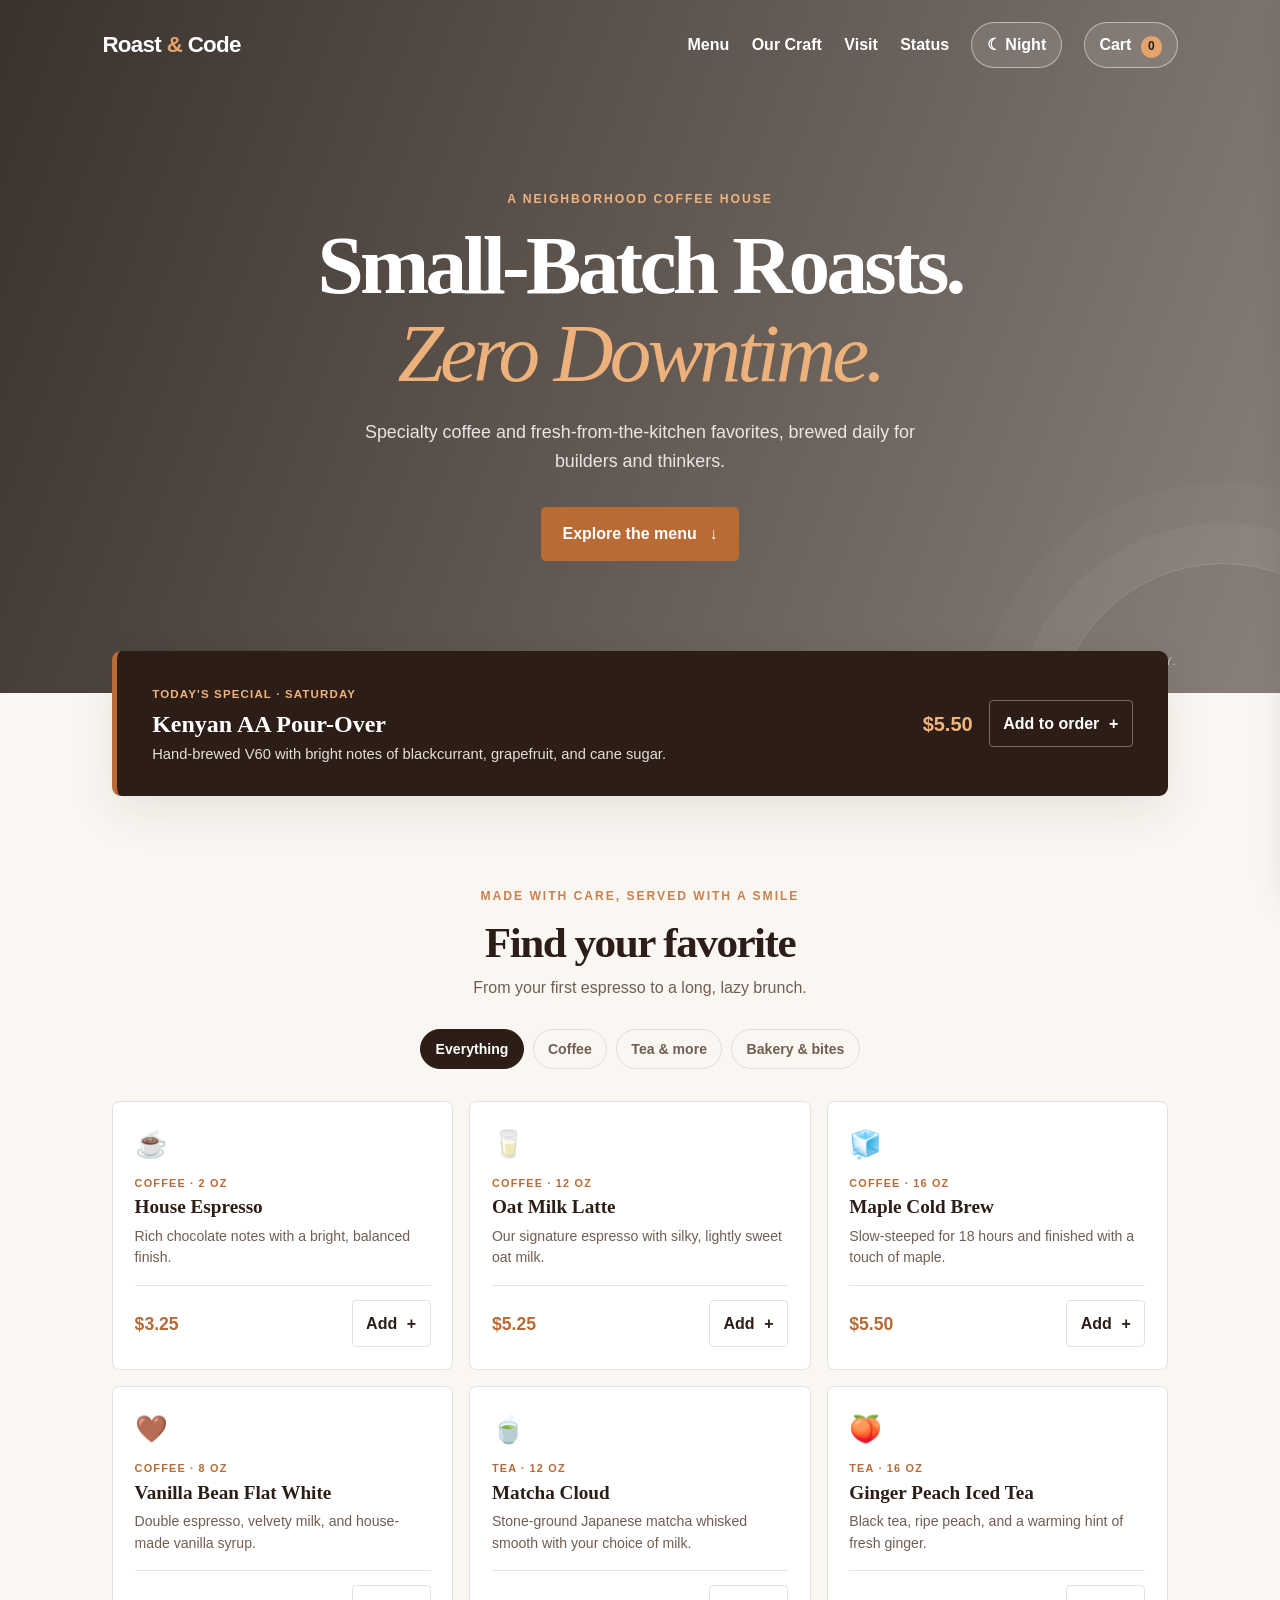
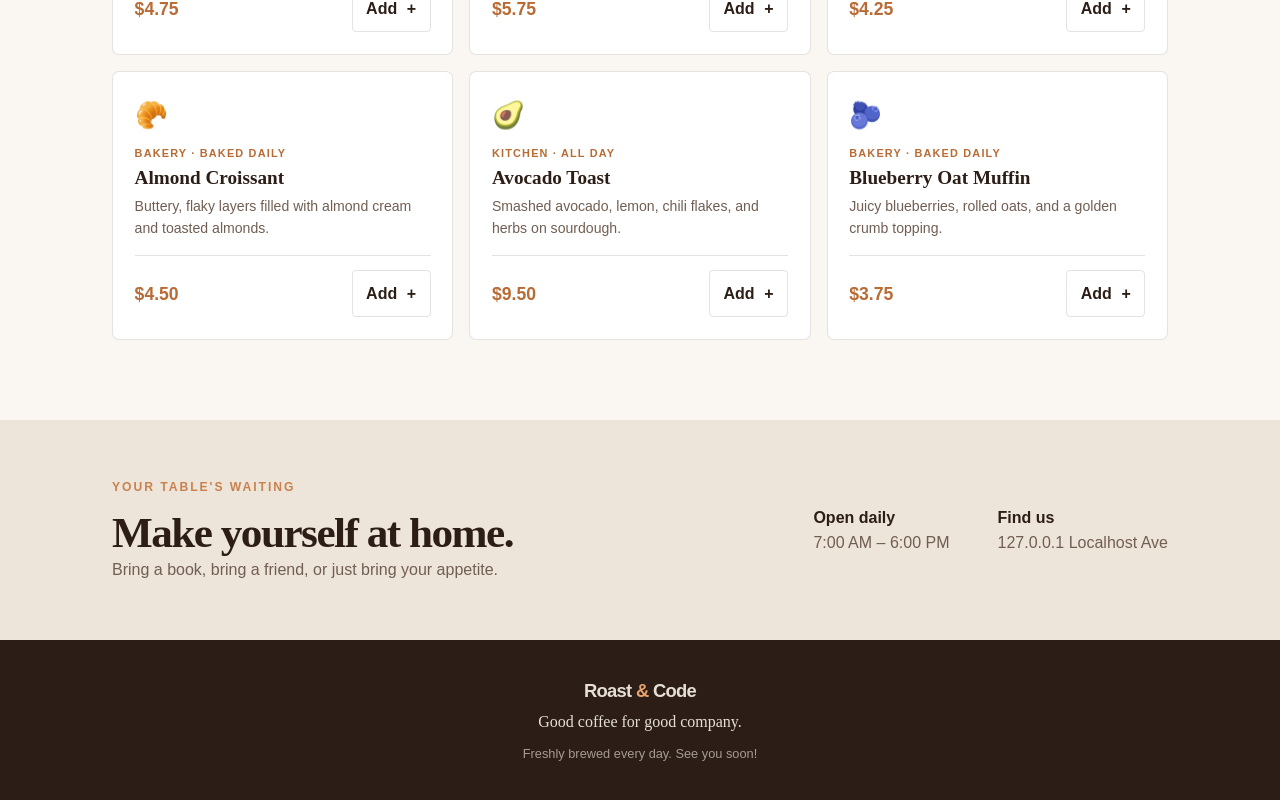
<file: index.html>
<!DOCTYPE html>
<html lang="en">
<head>
  <meta charset="UTF-8">
  <meta name="viewport" content="width=device-width, initial-scale=1.0">
  <meta name="theme-color" content="#faf7f2">
  <meta name="description" content="Small-batch coffee, seasonal drinks, and good food at Roast & Code Cafe.">
  <title>Roast & Code | Artisan Coffee</title>
  <link rel="stylesheet" href="style.css">
</head>
<body>
  <header class="hero">
    <nav class="site-nav" aria-label="Main navigation">
      <a class="logo" href="" aria-label="Roast and Code Cafe home">Roast <span>&</span> Code</a>
      <div class="nav-actions">
        <div class="links">
        <a href="#menu">Menu</a>
        <a href="#about">Our Craft</a>
        <a href="#visit">Visit</a>
        <a href="status.html">Status</a>
      </div>
        <button class="theme-toggle" id="theme-toggle" type="button" aria-label="Switch to night mode" title="Switch to night mode">☾ <span>Night</span></button>
        <button class="cart-toggle" id="cart-toggle" type="button" aria-controls="cart-panel" aria-expanded="false">Cart <span class="cart-count" id="cart-count">0</span></button>
      </div>
    </nav>
    <div class="hero-content" id="home">
      <p class="eyebrow">A neighborhood coffee house</p>
      <h1>Small-Batch Roasts.<br><em>Zero Downtime.</em></h1>
      <p>Specialty coffee and fresh-from-the-kitchen favorites, brewed daily for builders and thinkers.</p>
      <a href="#menu" class="btn">Explore the menu <span aria-hidden="true">↓</span></a>
    </div>
    <div class="hero-note" aria-hidden="true">GOOD COFFEE. GOOD COMPANY.</div>
  </header>

  <main>
    <section class="container special-banner" aria-labelledby="special-title">
      <div class="special-card">
        <div>
          <span class="badge">Today's special · <span id="special-day">Daily</span></span>
          <h2 id="special-title">Honey Cinnamon Cortado</h2>
          <p id="special-desc">Double shot espresso with local wildflower honey, steamed milk, and Ceylon cinnamon.</p>
        </div>
        <div class="special-action"><span class="price" id="special-price">$4.50</span><button class="add-button" type="button" data-add="Honey Cinnamon Cortado">Add to order <span aria-hidden="true">+</span></button></div>
      </div>
    </section>

    <section class="container menu-section" id="menu" aria-labelledby="menu-heading">
      <div class="section-heading">
        <p class="eyebrow">Made with care, served with a smile</p>
        <h2 id="menu-heading">Find your favorite</h2>
        <p>From your first espresso to a long, lazy brunch.</p>
      </div>
      <div class="menu-filters" role="group" aria-label="Filter menu items">
        <button class="filter-button active" type="button" data-filter="all" aria-pressed="true">Everything</button>
        <button class="filter-button" type="button" data-filter="coffee" aria-pressed="false">Coffee</button>
        <button class="filter-button" type="button" data-filter="tea" aria-pressed="false">Tea & more</button>
        <button class="filter-button" type="button" data-filter="food" aria-pressed="false">Bakery & bites</button>
      </div>
      <div class="menu-grid" id="menu-grid">
        <article class="card" data-category="coffee" data-name="House Espresso" data-price="3.25"><div class="item-icon" aria-hidden="true">☕</div><div><p class="item-type">Coffee · 2 oz</p><h3>House Espresso</h3><p>Rich chocolate notes with a bright, balanced finish.</p></div><div class="card-bottom"><span class="price">$3.25</span><button class="add-button" type="button" aria-label="Add House Espresso to cart">Add <span aria-hidden="true">+</span></button></div></article>
        <article class="card" data-category="coffee" data-name="Oat Milk Latte" data-price="5.25"><div class="item-icon" aria-hidden="true">🥛</div><div><p class="item-type">Coffee · 12 oz</p><h3>Oat Milk Latte</h3><p>Our signature espresso with silky, lightly sweet oat milk.</p></div><div class="card-bottom"><span class="price">$5.25</span><button class="add-button" type="button" aria-label="Add Oat Milk Latte to cart">Add <span aria-hidden="true">+</span></button></div></article>
        <article class="card" data-category="coffee" data-name="Maple Cold Brew" data-price="5.50"><div class="item-icon" aria-hidden="true">🧊</div><div><p class="item-type">Coffee · 16 oz</p><h3>Maple Cold Brew</h3><p>Slow-steeped for 18 hours and finished with a touch of maple.</p></div><div class="card-bottom"><span class="price">$5.50</span><button class="add-button" type="button" aria-label="Add Maple Cold Brew to cart">Add <span aria-hidden="true">+</span></button></div></article>
        <article class="card" data-category="coffee" data-name="Vanilla Bean Flat White" data-price="4.75"><div class="item-icon" aria-hidden="true">🤎</div><div><p class="item-type">Coffee · 8 oz</p><h3>Vanilla Bean Flat White</h3><p>Double espresso, velvety milk, and house-made vanilla syrup.</p></div><div class="card-bottom"><span class="price">$4.75</span><button class="add-button" type="button" aria-label="Add Vanilla Bean Flat White to cart">Add <span aria-hidden="true">+</span></button></div></article>
        <article class="card" data-category="tea" data-name="Matcha Cloud" data-price="5.75"><div class="item-icon" aria-hidden="true">🍵</div><div><p class="item-type">Tea · 12 oz</p><h3>Matcha Cloud</h3><p>Stone-ground Japanese matcha whisked smooth with your choice of milk.</p></div><div class="card-bottom"><span class="price">$5.75</span><button class="add-button" type="button" aria-label="Add Matcha Cloud to cart">Add <span aria-hidden="true">+</span></button></div></article>
        <article class="card" data-category="tea" data-name="Ginger Peach Iced Tea" data-price="4.25"><div class="item-icon" aria-hidden="true">🍑</div><div><p class="item-type">Tea · 16 oz</p><h3>Ginger Peach Iced Tea</h3><p>Black tea, ripe peach, and a warming hint of fresh ginger.</p></div><div class="card-bottom"><span class="price">$4.25</span><button class="add-button" type="button" aria-label="Add Ginger Peach Iced Tea to cart">Add <span aria-hidden="true">+</span></button></div></article>
        <article class="card" data-category="food" data-name="Almond Croissant" data-price="4.50"><div class="item-icon" aria-hidden="true">🥐</div><div><p class="item-type">Bakery · baked daily</p><h3>Almond Croissant</h3><p>Buttery, flaky layers filled with almond cream and toasted almonds.</p></div><div class="card-bottom"><span class="price">$4.50</span><button class="add-button" type="button" aria-label="Add Almond Croissant to cart">Add <span aria-hidden="true">+</span></button></div></article>
        <article class="card" data-category="food" data-name="Avocado Toast" data-price="9.50"><div class="item-icon" aria-hidden="true">🥑</div><div><p class="item-type">Kitchen · all day</p><h3>Avocado Toast</h3><p>Smashed avocado, lemon, chili flakes, and herbs on sourdough.</p></div><div class="card-bottom"><span class="price">$9.50</span><button class="add-button" type="button" aria-label="Add Avocado Toast to cart">Add <span aria-hidden="true">+</span></button></div></article>
        <article class="card" data-category="food" data-name="Blueberry Oat Muffin" data-price="3.75"><div class="item-icon" aria-hidden="true">🫐</div><div><p class="item-type">Bakery · baked daily</p><h3>Blueberry Oat Muffin</h3><p>Juicy blueberries, rolled oats, and a golden crumb topping.</p></div><div class="card-bottom"><span class="price">$3.75</span><button class="add-button" type="button" aria-label="Add Blueberry Oat Muffin to cart">Add <span aria-hidden="true">+</span></button></div></article>
      </div>
    </section>

    <section class="visit-strip" id="visit">
      <div class="visit-inner"><div><p class="eyebrow">Your table's waiting</p><h2>Make yourself at home.</h2><p>Bring a book, bring a friend, or just bring your appetite.</p></div><div class="visit-details"><p><strong>Open daily</strong><br>7:00 AM – 6:00 PM</p><p><strong>Find us</strong><br>127.0.0.1 Localhost Ave</p></div></div>
    </section>
  </main>

  <aside class="cart-panel" id="cart-panel" aria-label="Your cart" aria-hidden="true">
    <div class="cart-header"><div><p class="eyebrow">Almost yours</p><h2>Your order</h2></div><button id="close-cart" class="icon-button" type="button" aria-label="Close cart">×</button></div>
    <div class="cart-items" id="cart-items"><p class="empty-cart">Your cart is waiting for something delicious.</p></div>
    <div class="cart-footer"><div class="cart-total"><span>Total</span><strong id="cart-total">$0.00</strong></div><button class="checkout-button" id="checkout-button" type="button" disabled>Place order <span aria-hidden="true">→</span></button><p class="checkout-note">Demo checkout · no payment is collected.</p><p class="order-message" id="order-message" role="status" aria-live="polite"></p></div>
  </aside>
  <div class="cart-backdrop" id="cart-backdrop" hidden></div>

  <footer><p class="logo">Roast <span>&</span> Code</p><p>Good coffee for good company.</p><p class="status">Freshly brewed every day. See you soon!</p></footer>

  <script>
    // Replace this placeholder with the cafe's real order inbox when configuring email delivery.
    const ORDER_EMAIL = 'orders@example.com';
    const cart = new Map();
    const cartPanel = document.getElementById('cart-panel');
    const cartBackdrop = document.getElementById('cart-backdrop');
    const money = amount => `$${amount.toFixed(2)}`;

    // Load today's special when available; the built-in content remains as a fallback.
    fetch(`special.json?t=${Date.now()}`).then(response => {
      if (!response.ok) throw new Error('Special unavailable');
      return response.json();
    }).then(data => {
      document.getElementById('special-day').textContent = data.day;
      document.getElementById('special-title').textContent = data.drink;
      document.getElementById('special-desc').textContent = data.description;
      document.getElementById('special-price').textContent = data.price;
      const price = Number(String(data.price).replace(/[^\d.]/g, ''));
      if (Number.isFinite(price)) {
        const specialCard = document.querySelector('.special-card');
        specialCard.dataset.name = data.drink;
        specialCard.dataset.price = price;
      }
    }).catch(() => {});

    function setCartOpen(open) {
      cartPanel.classList.toggle('open', open);
      cartPanel.setAttribute('aria-hidden', String(!open));
      document.getElementById('cart-toggle').setAttribute('aria-expanded', String(open));
      cartBackdrop.hidden = !open;
      document.body.classList.toggle('cart-open', open);
      if (open) document.getElementById('close-cart').focus();
    }

    function addToCart(name, price) {
      const item = cart.get(name) || { name, price, quantity: 0 };
      item.quantity += 1;
      cart.set(name, item);
      renderCart();
      document.getElementById('order-message').textContent = '';
    }

    function renderCart() {
      const items = [...cart.values()];
      const count = items.reduce((sum, item) => sum + item.quantity, 0);
      document.getElementById('cart-count').textContent = count;
      document.getElementById('cart-items').innerHTML = items.length ? items.map(item => `
        <div class="cart-item">
          <div><h3>${escapeHTML(item.name)}</h3><p>${money(item.price)} each</p></div>
          <div class="quantity-control"><button type="button" data-quantity="${escapeHTML(item.name)}" data-change="-1" aria-label="Remove one ${escapeHTML(item.name)}">−</button><span>${item.quantity}</span><button type="button" data-quantity="${escapeHTML(item.name)}" data-change="1" aria-label="Add one ${escapeHTML(item.name)}">+</button></div>
        </div>`).join('') : '<p class="empty-cart">Your cart is waiting for something delicious.</p>';
      const total = items.reduce((sum, item) => sum + item.price * item.quantity, 0);
      document.getElementById('cart-total').textContent = money(total);
      document.getElementById('checkout-button').disabled = items.length === 0;
    }

    function escapeHTML(value) {
      return value.replace(/[&<>"']/g, char => ({ '&': '&amp;', '<': '&lt;', '>': '&gt;', '"': '&quot;', "'": '&#39;' }[char]));
    }

    document.getElementById('menu-grid').addEventListener('click', event => {
      const button = event.target.closest('.add-button');
      if (!button) return;
      const card = button.closest('.card');
      addToCart(card.dataset.name, Number(card.dataset.price));
      button.classList.add('just-added');
      button.innerHTML = 'Added <span aria-hidden="true">✓</span>';
      window.setTimeout(() => { button.classList.remove('just-added'); button.innerHTML = 'Add <span aria-hidden="true">+</span>'; }, 900);
    });

    document.querySelector('.special-card').addEventListener('click', event => {
      const button = event.target.closest('.add-button');
      if (!button) return;
      const card = button.closest('.special-card');
      addToCart(card.dataset.name || document.getElementById('special-title').textContent, Number(card.dataset.price) || 4.5);
      button.innerHTML = 'Added <span aria-hidden="true">✓</span>';
      window.setTimeout(() => { button.innerHTML = 'Add to order <span aria-hidden="true">+</span>'; }, 900);
    });

    document.getElementById('cart-items').addEventListener('click', event => {
      const button = event.target.closest('[data-quantity]');
      if (!button) return;
      const item = cart.get(button.dataset.quantity);
      if (!item) return;
      item.quantity += Number(button.dataset.change);
      if (item.quantity <= 0) cart.delete(item.name);
      renderCart();
    });

    document.querySelectorAll('.filter-button').forEach(button => button.addEventListener('click', () => {
      document.querySelectorAll('.filter-button').forEach(filter => {
        const active = filter === button;
        filter.classList.toggle('active', active);
        filter.setAttribute('aria-pressed', String(active));
      });
      document.querySelectorAll('.card').forEach(card => {
        card.hidden = button.dataset.filter !== 'all' && card.dataset.category !== button.dataset.filter;
      });
    }));

    document.getElementById('cart-toggle').addEventListener('click', () => setCartOpen(true));
    document.getElementById('close-cart').addEventListener('click', () => setCartOpen(false));
    cartBackdrop.addEventListener('click', () => setCartOpen(false));
    document.addEventListener('keydown', event => { if (event.key === 'Escape') setCartOpen(false); });

    document.getElementById('checkout-button').addEventListener('click', () => {
      const items = [...cart.values()];
      if (!items.length) return;
      const total = items.reduce((sum, item) => sum + item.price * item.quantity, 0);
      const order = items.map(item => `${item.quantity} x ${item.name} (${money(item.price * item.quantity)})`).join('\n');
      const subject = encodeURIComponent('New Roast & Code Cafe order');
      const body = encodeURIComponent(`A demo order has been placed:\n\n${order}\n\nTotal: ${money(total)}\n\nPlease confirm this order with the customer.`);
      document.getElementById('order-message').textContent = 'Order prepared! Your email app will open with the order details. This demo does not collect payment.';
      // mailto opens the customer's email app; automated sending requires a backend or email service.
      window.location.href = `mailto:${ORDER_EMAIL}?subject=${subject}&body=${body}`;
    });

    const themeToggle = document.getElementById('theme-toggle');
    const savedTheme = localStorage.getItem('roast-code-theme');
    if (savedTheme === 'night') document.body.classList.add('night-mode');
    function updateThemeButton() {
      const night = document.body.classList.contains('night-mode');
      themeToggle.innerHTML = night ? '☀ <span>Day</span>' : '☾ <span>Night</span>';
      themeToggle.setAttribute('aria-label', night ? 'Switch to day mode' : 'Switch to night mode');
      themeToggle.title = night ? 'Switch to day mode' : 'Switch to night mode';
    }
    updateThemeButton();
    themeToggle.addEventListener('click', () => {
      document.body.classList.toggle('night-mode');
      localStorage.setItem('roast-code-theme', document.body.classList.contains('night-mode') ? 'night' : 'day');
      updateThemeButton();
    });
  </script>
</body>
</html>
</file>
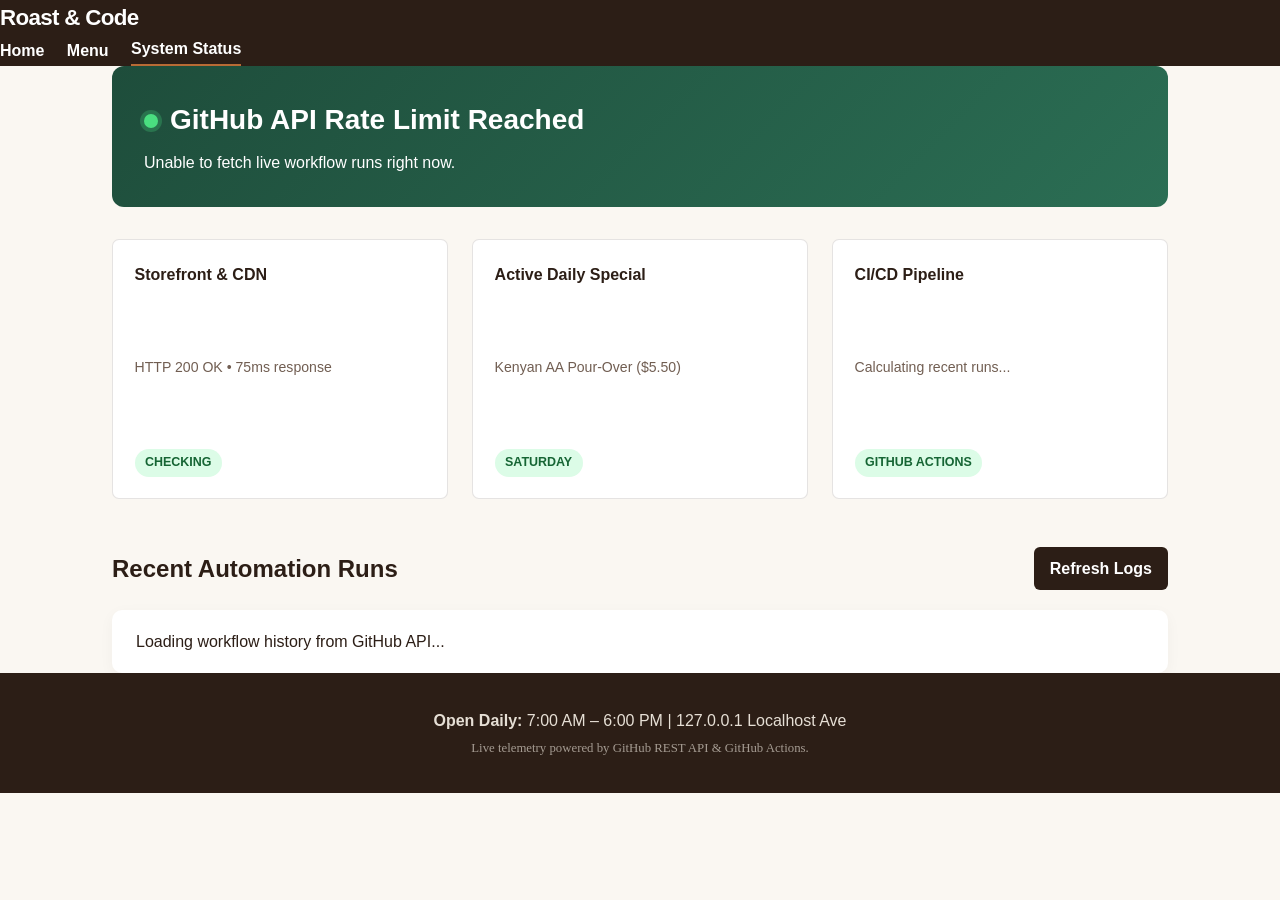
<file: status.html>
<!DOCTYPE html>
<html lang="en">
<head>
  <meta charset="UTF-8">
  <meta name="viewport" content="width=device-width, initial-scale=1.0">
  <title>System Status | Roast & Code</title>
  <link rel="stylesheet" href="style.css">
</head>
<body>
  <header class="status-header">
    <nav>
      <div class="logo"><a href="index.html" class="logo-link">Roast & Code</a></div>
      <div class="links">
        <a href="index.html">Home</a>
        <a href="index.html#menu">Menu</a>
        <a href="status.html" class="active-link">System Status</a>
      </div>
    </nav>
  </header>

  <main class="container">
    <!-- Overall System Banner -->
    <div id="system-banner" class="status-banner operational">
      <div class="status-indicator">
        <span class="pulse-dot"></span>
        <h1 id="overall-status">Checking Systems...</h1>
      </div>
      <p id="last-checked">Querying GitHub Actions & Pages endpoints...</p>
    </div>

    <!-- Live Metrics Grid -->
    <div class="metrics-grid">
      <div class="card">
        <h4>Storefront & CDN</h4>
        <p id="site-ping">Testing latency...</p>
        <span class="badge-ok" id="site-badge">Checking</span>
      </div>
      <div class="card">
        <h4>Active Daily Special</h4>
        <p id="live-special-name">Fetching special.json...</p>
        <span class="badge-ok" id="special-day-badge">Synced</span>
      </div>
      <div class="card">
        <h4>CI/CD Pipeline</h4>
        <p id="success-rate">Calculating recent runs...</p>
        <span class="badge-ok">GitHub Actions</span>
      </div>
    </div>

    <!-- Recent GitHub Actions Workflow Runs -->
    <section class="runs-section">
      <div class="runs-header">
        <h2>Recent Automation Runs</h2>
        <button id="refresh-btn" class="btn-small">Refresh Logs</button>
      </div>
      <div id="runs-list" class="runs-list">
        <div class="run-row">Loading workflow history from GitHub API...</div>
      </div>
    </section>
  </main>

  <footer id="visit">
    <p><strong>Open Daily:</strong> 7:00 AM – 6:00 PM | 127.0.0.1 Localhost Ave</p>
    <p class="status">Live telemetry powered by GitHub REST API & GitHub Actions.</p>
  </footer>

  <script>
    const OWNER = 'InventiveBear';
    const REPO = 'roast-and-code-cafe';

    async function loadDashboard() {
      const banner = document.getElementById('system-banner');
      const overallText = document.getElementById('overall-status');
      const lastChecked = document.getElementById('last-checked');

      // 1. Measure storefront & special.json latency
      const startTime = performance.now();
      try {
        const specialRes = await fetch('special.json?t=' + Date.now());
        const latency = Math.round(performance.now() - startTime);
        const specialData = await specialRes.json();

        document.getElementById('site-ping').textContent = `HTTP 200 OK • ${latency}ms response`;
        document.getElementById('live-special-name').textContent = `${specialData.drink} (${specialData.price})`;
        document.getElementById('special-day-badge').textContent = specialData.day;
      } catch (err) {
        document.getElementById('site-ping').textContent = 'Endpoint unreachable';
        document.getElementById('site-badge').textContent = 'Degraded';
        document.getElementById('site-badge').className = 'badge-err';
      }

      // 2. Fetch recent GitHub Actions workflow runs
      try {
        const apiUrl = `https://api.github.com/repos/${OWNER}/${REPO}/actions/runs?per_page=8`;
        const res = await fetch(apiUrl);
        const data = await res.json();
        const runs = data.workflow_runs || [];

        const runsList = document.getElementById('runs-list');
        runsList.innerHTML = '';

        if (runs.length === 0) {
          runsList.innerHTML = '<div class="run-row">No workflow runs found yet.</div>';
          return;
        }

        let passed = 0;
        runs.forEach(run => {
          if (run.conclusion === 'success') passed++;

          const isSuccess = run.conclusion === 'success';
          const isRunning = run.status !== 'completed';
          const statusLabel = isRunning ? 'Running' : (run.conclusion || 'Unknown');
          const badgeClass = isRunning ? 'badge-warn' : (isSuccess ? 'badge-ok' : 'badge-err');

          const date = new Date(run.created_at).toLocaleString([], {
            month: 'short', day: 'numeric', hour: '2-digit', minute: '2-digit'
          });

          const row = document.createElement('div');
          row.className = 'run-row';
          row.innerHTML = `
            <div class="run-info">
              <strong>${run.name}</strong>
              <span class="run-meta">#${run.run_number} • Triggered via <code>${run.event}</code> • ${date}</span>
            </div>
            <div class="run-actions">
              <span class="${badgeClass}">${statusLabel}</span>
              <a href="${run.html_url}" target="_blank" rel="noopener" class="log-link">Logs ↗</a>
            </div>
          `;
          runsList.appendChild(row);
        });

        const rate = Math.round((passed / runs.length) * 100);
        document.getElementById('success-rate').textContent = `${passed}/${runs.length} recent runs passed (${rate}%)`;

        // Update top banner based on the latest workflow run
        const latest = runs[0];
        if (latest.conclusion === 'failure') {
          banner.className = 'status-banner degraded';
          overallText.textContent = 'Latest Pipeline Run Failed';
        } else {
          banner.className = 'status-banner operational';
          overallText.textContent = 'All Systems Operational';
        }

        lastChecked.textContent = `Last synced: ${new Date().toLocaleTimeString()}`;
      } catch (error) {
        overallText.textContent = 'GitHub API Rate Limit Reached';
        lastChecked.textContent = 'Unable to fetch live workflow runs right now.';
      }
    }

    document.getElementById('refresh-btn').addEventListener('click', loadDashboard);
    loadDashboard();
  </script>
</body>
</html>
</file>
<file: style.css>
:root {
  color-scheme: light;
  --bg: #faf7f2;
  --surface: #fffefa;
  --dark: #2c1e16;
  --muted: #715e52;
  --accent: #b86b35;
  --accent-dark: #945126;
  --card-bg: #fff;
  --line: rgba(44, 30, 22, .12);
  --shadow: 0 16px 45px rgba(44, 30, 22, .09);
}

* { box-sizing: border-box; margin: 0; padding: 0; }
html { scroll-behavior: smooth; }
body {
  font-family: -apple-system, BlinkMacSystemFont, "Segoe UI", Roboto, sans-serif;
  background: var(--bg);
  color: var(--dark);
  line-height: 1.6;
  transition: background-color .3s ease, color .3s ease;
}
button, a { font: inherit; }
button { cursor: pointer; }
a { color: inherit; }
.site-nav { display: flex; justify-content: space-between; align-items: center; padding: 1.4rem 8%; position: relative; z-index: 1; }
.logo { color: inherit; font-weight: 850; font-size: 1.4rem; letter-spacing: -.7px; text-decoration: none; }
.logo span, footer .logo span { color: #e6a46d; }
.nav-actions, .links { display: flex; align-items: center; gap: 1.4rem; }
.links a { text-decoration: none; font-weight: 600; }
.links a:hover { color: #f0b37e; }
.theme-toggle, .cart-toggle { border: 1px solid rgba(255,255,255,.48); border-radius: 999px; background: rgba(255,255,255,.1); color: #fff; padding: .55rem .9rem; font-weight: 650; transition: background .2s, transform .2s; }
.theme-toggle:hover, .cart-toggle:hover { background: rgba(255,255,255,.22); transform: translateY(-1px); }
.cart-count { display: inline-grid; place-items: center; min-width: 1.35rem; height: 1.35rem; margin-left: .3rem; padding: 0 .25rem; border-radius: 50%; background: #e6a46d; color: #2c1e16; font-size: .75rem; }
.hero { position: relative; min-height: 77vh; display: flex; flex-direction: column; overflow: hidden; color: #fff; background: linear-gradient(110deg, rgba(33,22,17,.88), rgba(44,30,22,.55)), url('https://images.unsplash.com/photo-1497935586351-b67a49e012bf?auto=format&fit=crop&w=1800&q=85') center 53%/cover; }
.hero::after { content: ""; position: absolute; width: 21rem; height: 21rem; border: 1px solid rgba(255,255,255,.16); border-radius: 50%; right: -7rem; bottom: -13rem; box-shadow: 0 0 0 2.5rem rgba(255,255,255,.035), 0 0 0 5rem rgba(255,255,255,.025); }
.hero-content { position: relative; z-index: 1; margin: auto; text-align: center; max-width: 760px; padding: 3rem 2rem 5rem; animation: rise-in .8s ease both; }
.eyebrow { color: #c9824e; font-size: .76rem; font-weight: 800; letter-spacing: .16em; text-transform: uppercase; margin-bottom: .7rem; }
.hero-content .eyebrow { color: #f0b37e; }
.hero-content h1 { font-family: Georgia, "Times New Roman", serif; font-size: clamp(2.9rem, 7vw, 5.2rem); line-height: 1.06; letter-spacing: -.045em; margin-bottom: 1.3rem; }
.hero-content h1 em { color: #edb17b; font-weight: 500; }
.hero-content > p:not(.eyebrow) { max-width: 560px; margin: 0 auto 2rem; color: rgba(255,255,255,.85); font-size: 1.12rem; }
.btn { display: inline-flex; gap: .8rem; align-items: center; padding: .88rem 1.35rem; background: var(--accent); color: #fff; text-decoration: none; border-radius: 5px; font-weight: 700; transition: background .2s, transform .2s; }
.btn:hover { background: #c77b46; transform: translateY(-2px); }
.hero-note { position: absolute; bottom: 1.4rem; right: 8%; color: rgba(255,255,255,.55); font-size: .65rem; letter-spacing: .2em; }
.container { max-width: 1120px; margin: 0 auto; padding: 0 2rem; }
.special-banner { position: relative; z-index: 2; margin-top: -2.6rem; }
.special-card { display: flex; align-items: center; justify-content: space-between; gap: 2rem; background: var(--dark); color: #fff; padding: 1.8rem 2.2rem; border-radius: 9px; border-left: 5px solid var(--accent); box-shadow: var(--shadow); }
.badge { display: inline-block; color: #f0b37e; font-size: .72rem; font-weight: 800; letter-spacing: .1em; text-transform: uppercase; margin-bottom: .45rem; }
.special-card h2 { font: 600 1.5rem Georgia, serif; margin-bottom: .35rem; }
.special-card p:not(.eyebrow) { color: #e6dfd5; font-size: .92rem; }
.special-action { display: flex; align-items: center; gap: 1rem; flex-shrink: 0; }
.price { color: var(--accent); font-weight: 800; font-size: 1.1rem; white-space: nowrap; }
.special-card .price { color: #f0b37e; font-size: 1.25rem; }
.add-button { display: inline-flex; align-items: center; justify-content: center; gap: .6rem; padding: .62rem .85rem; border: 1px solid var(--line); border-radius: 4px; background: transparent; color: var(--dark); font-weight: 700; white-space: nowrap; transition: .2s ease; }
.add-button:hover, .add-button.just-added { background: var(--accent); border-color: var(--accent); color: white; }
.special-card .add-button { border-color: rgba(255,255,255,.35); color: #fff; }
.special-card .add-button:hover { border-color: var(--accent); }
.menu-section { padding-top: 5.7rem; padding-bottom: 5rem; }
.section-heading { text-align: center; margin-bottom: 1.8rem; }
.section-heading h2, .visit-inner h2 { font: 600 clamp(2rem, 4vw, 2.7rem) Georgia, serif; letter-spacing: -.035em; }
.section-heading > p:last-child { color: var(--muted); margin-top: .5rem; }
.menu-filters { display: flex; justify-content: center; flex-wrap: wrap; gap: .55rem; margin-bottom: 2rem; }
.filter-button { border: 1px solid var(--line); background: transparent; border-radius: 99px; padding: .48rem .9rem; color: var(--muted); font-size: .88rem; font-weight: 650; transition: .2s; }
.filter-button:hover, .filter-button.active { background: var(--dark); border-color: var(--dark); color: #fff; }
.menu-grid { display: grid; grid-template-columns: repeat(3, minmax(0, 1fr)); gap: 1rem; }
.card { min-height: 260px; background: var(--card-bg); border: 1px solid var(--line); border-radius: 7px; padding: 1.35rem; display: flex; flex-direction: column; justify-content: space-between; transition: transform .22s ease, box-shadow .22s ease, background .3s ease; animation: rise-in .45s ease both; }
.card:hover { transform: translateY(-5px); box-shadow: var(--shadow); }
.card[hidden] { display: none; }
.item-icon { font-size: 1.65rem; margin-bottom: .6rem; }
.item-type { color: var(--accent); font-size: .68rem; font-weight: 800; letter-spacing: .11em; text-transform: uppercase; margin-bottom: .24rem; }
.card h3 { font: 600 1.2rem Georgia, serif; margin-bottom: .45rem; }
.card p:not(.item-type) { color: var(--muted); font-size: .88rem; line-height: 1.55; }
.card-bottom { display: flex; justify-content: space-between; align-items: center; margin-top: 1rem; padding-top: .85rem; border-top: 1px solid var(--line); }
.visit-strip { background: #eee5da; padding: 3.6rem 2rem; transition: background .3s; }
.visit-inner { max-width: 1056px; margin: auto; display: flex; justify-content: space-between; align-items: center; gap: 2rem; }
.visit-inner > div:first-child > p:last-child, .visit-details { color: var(--muted); }
.visit-details { display: flex; gap: 3rem; }
.visit-details strong { color: var(--dark); }
footer { background: var(--dark); color: #e6dfd5; text-align: center; padding: 2.2rem 1rem; }
footer .logo { font-size: 1.15rem; }
footer > p:nth-child(2) { font-family: Georgia, serif; margin-top: .25rem; }
footer .status { opacity: .65; font-size: .8rem; margin-top: .6rem; }
.cart-backdrop { position: fixed; z-index: 9; inset: 0; background: rgba(17,12,9,.48); backdrop-filter: blur(2px); }
.cart-backdrop[hidden] { display: none; }
.cart-panel { position: fixed; z-index: 10; top: 0; right: 0; width: min(440px, 100%); height: 100dvh; display: flex; flex-direction: column; padding: 1.6rem; background: var(--surface); box-shadow: -12px 0 35px rgba(0,0,0,.15); transform: translateX(105%); transition: transform .3s ease; }
.cart-panel.open { transform: translateX(0); }
.cart-header { display: flex; justify-content: space-between; align-items: center; padding-bottom: 1rem; border-bottom: 1px solid var(--line); }
.cart-header h2 { font: 600 1.8rem Georgia, serif; }
.icon-button { border: 0; background: transparent; color: var(--dark); font-size: 2rem; line-height: 1; }
.cart-items { flex: 1; overflow-y: auto; padding: .7rem 0; }
.empty-cart { color: var(--muted); padding: 2rem 0; text-align: center; }
.cart-item { display: flex; justify-content: space-between; align-items: center; gap: 1rem; padding: 1rem 0; border-bottom: 1px solid var(--line); }
.cart-item h3 { font: 600 1rem Georgia, serif; }
.cart-item p { color: var(--muted); font-size: .82rem; }
.quantity-control { display: flex; align-items: center; gap: .7rem; }
.quantity-control button { width: 2rem; height: 2rem; border: 1px solid var(--line); border-radius: 50%; color: var(--dark); background: transparent; font-size: 1.1rem; }
.cart-footer { border-top: 1px solid var(--line); padding-top: 1rem; }
.cart-total { display: flex; justify-content: space-between; margin-bottom: 1rem; font-size: 1.1rem; }
.checkout-button { width: 100%; padding: .9rem; background: var(--accent); border: 0; border-radius: 5px; color: white; font-weight: 750; }
.checkout-button:hover:not(:disabled) { background: var(--accent-dark); }
.checkout-button:disabled { opacity: .45; cursor: not-allowed; }
.checkout-note, .order-message { text-align: center; color: var(--muted); font-size: .78rem; margin-top: .65rem; }
.order-message { color: var(--accent-dark); }
body.cart-open { overflow: hidden; }
body.night-mode { color-scheme: dark; --bg: #181512; --surface: #211d19; --dark: #f1e9df; --muted: #c2b2a4; --card-bg: #24201c; --line: rgba(244,230,215,.15); --shadow: 0 16px 45px rgba(0,0,0,.25); }
.night-mode .visit-strip { background: #26211c; }
.night-mode .special-card { background: #30251d; }
.night-mode .special-card p:not(.eyebrow) { color: #e6dfd5; }
.night-mode .filter-button:hover, .night-mode .filter-button.active { background: #e6a46d; border-color: #e6a46d; color: #241a13; }
.night-mode .visit-details strong { color: #f1e9df; }
:focus-visible { outline: 3px solid #e6a46d; outline-offset: 3px; }
@keyframes rise-in { from { opacity: 0; transform: translateY(14px); } to { opacity: 1; transform: translateY(0); } }
@media (max-width: 800px) { .menu-grid { grid-template-columns: repeat(2, minmax(0, 1fr)); } .visit-inner { align-items: flex-start; flex-direction: column; } }
@media (max-width: 600px) {
  .site-nav { padding: 1rem 5%; align-items: flex-start; }
  .nav-actions { gap: .55rem; flex-wrap: wrap; justify-content: flex-end; }
  .links { gap: .8rem; }
  .links a { font-size: .9rem; }
  .theme-toggle, .cart-toggle { padding: .45rem .65rem; font-size: .85rem; }
  .logo { font-size: 1.15rem; padding-top: .3rem; white-space: nowrap; }
  .hero { min-height: 72vh; }
  .hero-content { padding: 2.5rem 1.2rem 4rem; }
  .hero-content h1 { font-size: clamp(2.65rem, 12vw, 4rem); }
  .container { padding: 0 1.1rem; }
  .special-card { align-items: flex-start; flex-direction: column; gap: 1rem; padding: 1.5rem; }
  .special-action { width: 100%; justify-content: space-between; }
  .menu-section { padding-top: 4rem; padding-bottom: 3.5rem; }
  .menu-grid { grid-template-columns: 1fr; }
  .card { min-height: 225px; }
  .visit-details { gap: 1.8rem; flex-wrap: wrap; }
}
@media (prefers-reduced-motion: reduce) { *, *::before, *::after { scroll-behavior: auto !important; animation-duration: .01ms !important; transition-duration: .01ms !important; } }

/* Status Dashboard Page */
.status-header {
  background: var(--dark);
  color: #fff;
}

.status-header .logo-link,
.status-header .links a {
  color: #fff;
  text-decoration: none;
}

.active-link {
  border-bottom: 2px solid var(--accent);
  padding-bottom: 3px;
}

.status-banner {
  padding: 2rem;
  border-radius: 12px;
  color: #fff;
  margin-bottom: 2rem;
  transition: background 0.3s ease;
}

.status-banner.operational {
  background: linear-gradient(135deg, #1e4d3b, #2b6e54);
}

.status-banner.degraded {
  background: linear-gradient(135deg, #7a2323, #a33232);
}

.status-indicator {
  display: flex;
  align-items: center;
  gap: 0.75rem;
  margin-bottom: 0.4rem;
}

.status-indicator h1 {
  font-size: 1.75rem;
}

.pulse-dot {
  width: 14px;
  height: 14px;
  background: #4ade80;
  border-radius: 50%;
  box-shadow: 0 0 0 4px rgba(74, 222, 128, 0.25);
}

.degraded .pulse-dot {
  background: #f87171;
  box-shadow: 0 0 0 4px rgba(248, 113, 113, 0.25);
}

.metrics-grid {
  display: grid;
  grid-template-columns: repeat(auto-fit, minmax(240px, 1fr));
  gap: 1.5rem;
  margin-bottom: 3rem;
}

.runs-header {
  display: flex;
  justify-content: space-between;
  align-items: center;
  margin-bottom: 1.25rem;
}

.runs-header h2 {
  margin-bottom: 0;
  font-size: 1.5rem;
}

.btn-small {
  background: var(--dark);
  color: #fff;
  border: none;
  padding: 0.55rem 1rem;
  border-radius: 6px;
  cursor: pointer;
  font-weight: 600;
}

.btn-small:hover {
  opacity: 0.85;
}

.runs-list {
  background: var(--card-bg);
  border-radius: 10px;
  box-shadow: 0 4px 15px rgba(0, 0, 0, 0.04);
  overflow: hidden;
}

.run-row {
  display: flex;
  justify-content: space-between;
  align-items: center;
  padding: 1.15rem 1.5rem;
  border-bottom: 1px solid #f0e8df;
  gap: 1rem;
  flex-wrap: wrap;
}

.run-row:last-child {
  border-bottom: none;
}

.run-info {
  display: flex;
  flex-direction: column;
}

.run-meta {
  font-size: 0.85rem;
  color: #6e5a4f;
  margin-top: 0.2rem;
}

.run-actions {
  display: flex;
  align-items: center;
  gap: 1rem;
}

.badge-ok, .badge-err, .badge-warn {
  font-size: 0.78rem;
  font-weight: 700;
  text-transform: uppercase;
  padding: 0.25rem 0.65rem;
  border-radius: 999px;
  display: inline-block;
  width: fit-content;
}

.badge-ok {
  background: #dcfce7;
  color: #166534;
}

.badge-err {
  background: #fee2e2;
  color: #991b1b;
}

.badge-warn {
  background: #fef3c7;
  color: #92400e;
}

.log-link {
  font-size: 0.85rem;
  font-weight: 600;
  color: var(--accent);
  text-decoration: none;
}

.log-link:hover {
  text-decoration: underline;
}
</file>
